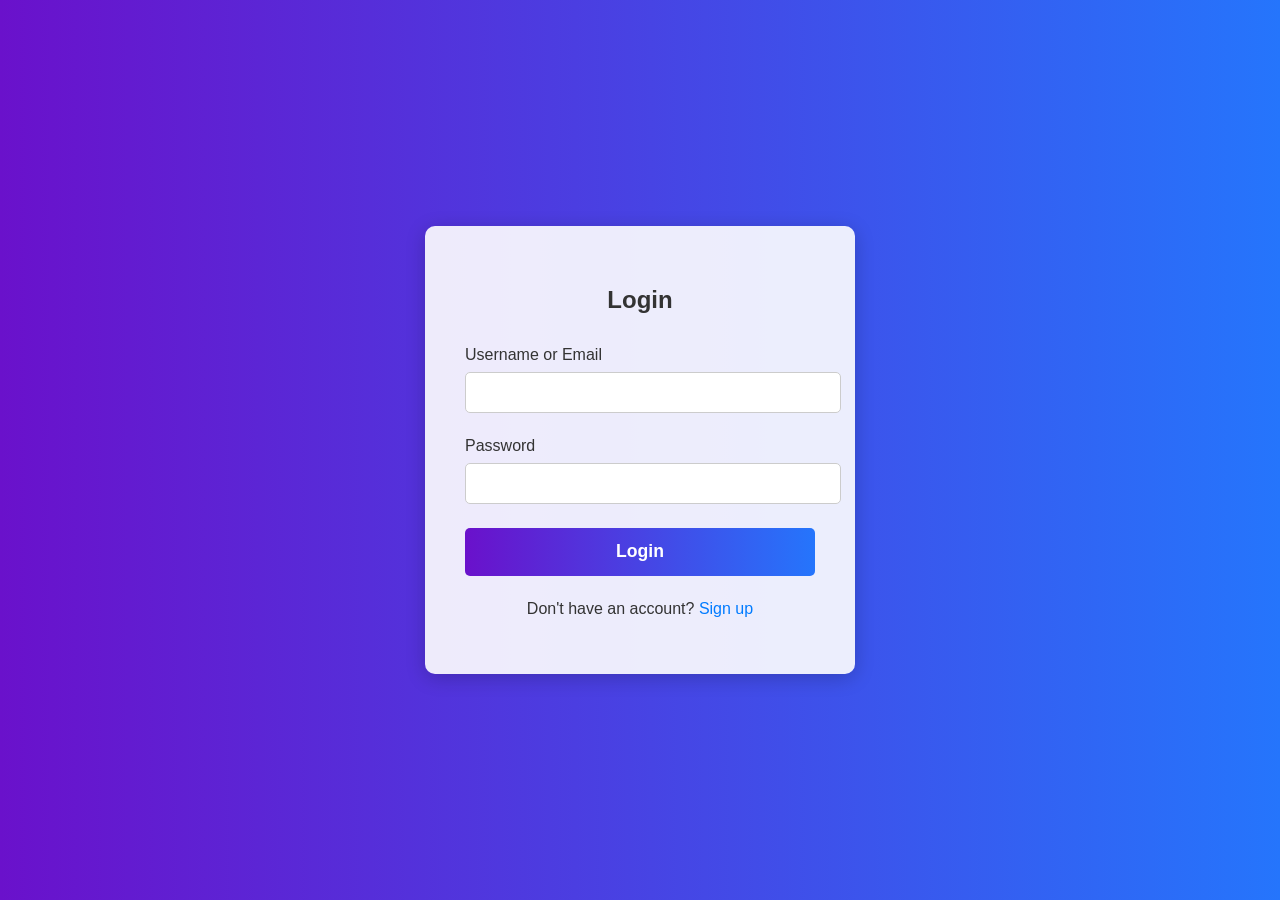
<file: Stockify/target/classes/static/login.html>
<!DOCTYPE html>
<html lang="en">
<head>
    <meta charset="UTF-8">
    <meta name="viewport" content="width=device-width, initial-scale=1.0">
    <title>Login - Stockify</title>
    <link rel="stylesheet" href="auth.css">
</head>
<body>
    <div class="container">
        <form id="loginForm">
            <h2>Login</h2>
            <div class="input-group">
                <label for="username">Username or Email</label>
                <input type="text" id="username" name="username" required>
            </div>
            <div class="input-group">
                <label for="password">Password</label>
                <input type="password" id="password" name="password" required>
            </div>
            <button type="submit">Login</button>
            <p>Don't have an account? <a href="/signup.html">Sign up</a></p>
        </form>
    </div>
    <script src="auth.js"></script>
</body>
</html>
</file>
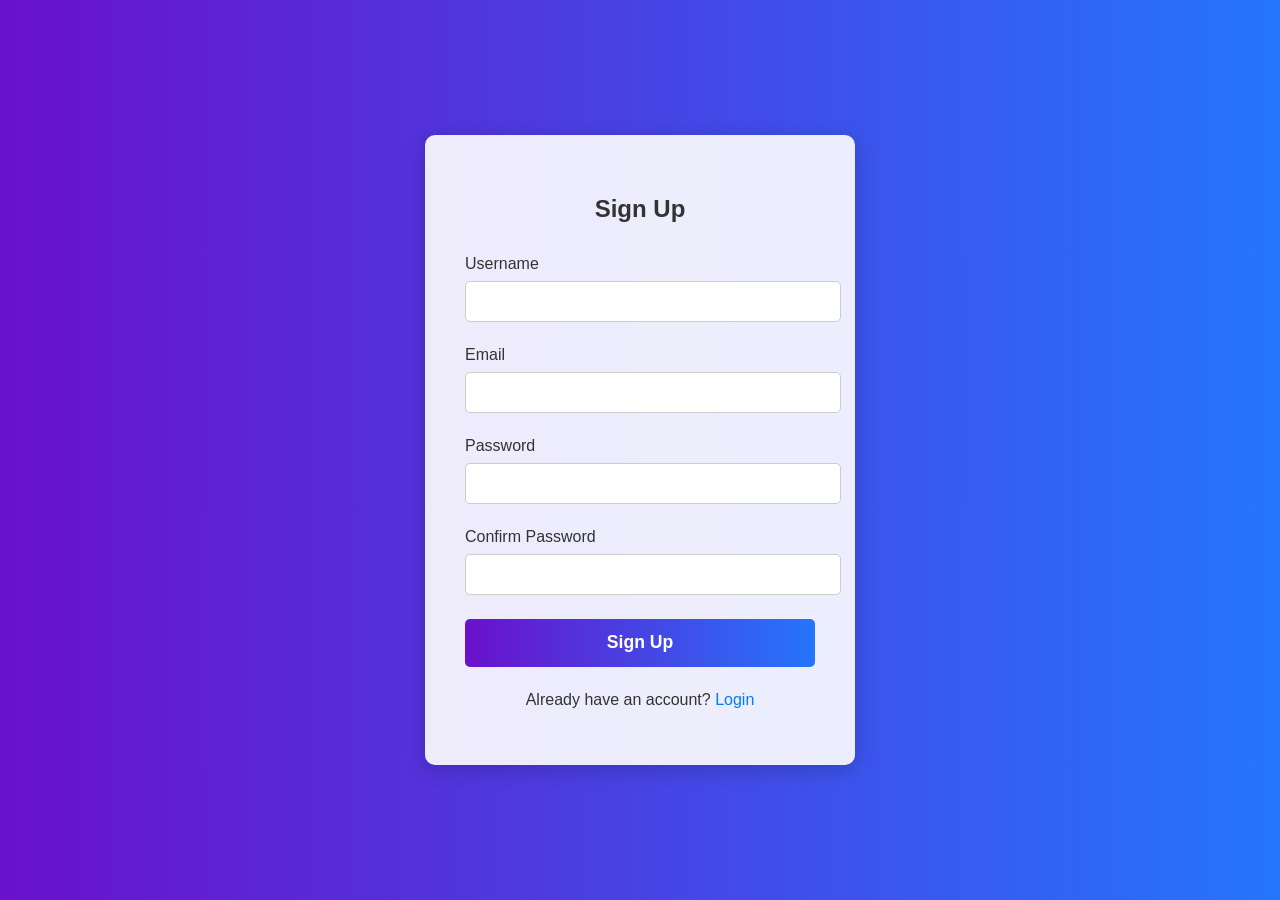
<file: Stockify/target/classes/static/signup.html>
<!DOCTYPE html>
<html lang="en">
<head>
    <meta charset="UTF-8">
    <meta name="viewport" content="width=device-width, initial-scale=1.0">
    <title>Sign Up - Stockify</title>
    <link rel="stylesheet" href="auth.css">
</head>
<body>
    <div class="container">
        <form id="signupForm">
            <h2>Sign Up</h2>
            <div class="input-group">
                <label for="username">Username</label>
                <input type="text" id="username" name="username" required>
            </div>
            <div class="input-group">
                <label for="email">Email</label>
                <input type="email" id="email" name="email" required>
            </div>
            <div class="input-group">
                <label for="password">Password</label>
                <input type="password" id="password" name="password" required>
            </div>
            <div class="input-group">
                <label for="confirmPassword">Confirm Password</label>
                <input type="password" id="confirmPassword" name="confirmPassword" required>
            </div>
            <button type="submit">Sign Up</button>
            <p>Already have an account? <a href="/login.html">Login</a></p>
        </form>
    </div>
    <script src="auth.js"></script>
</body>
</html>
</file>
<file: Stockify/target/classes/static/auth.css>
body {
    font-family: 'Segoe UI', Tahoma, Geneva, Verdana, sans-serif;
    background: linear-gradient(to right, #6a11cb, #2575fc);
    display: flex;
    justify-content: center;
    align-items: center;
    height: 100vh;
    margin: 0;
    color: #333;
}

.container {
    background-color: rgba(255, 255, 255, 0.9);
    padding: 2.5rem;
    border-radius: 10px;
    box-shadow: 0 4px 20px rgba(0, 0, 0, 0.2);
    width: 350px;
    transition: transform 0.3s ease-in-out;
}

.container:hover {
    transform: scale(1.02);
}

h2 {
    text-align: center;
    margin-bottom: 2rem;
    color: #333;
    font-weight: 600;
}

.input-group {
    margin-bottom: 1.5rem;
    position: relative;
}

.input-group label {
    display: block;
    margin-bottom: 0.5rem;
    font-weight: 500;
}

.input-group input {
    width: 100%;
    padding: 0.75rem;
    border: 1px solid #ccc;
    border-radius: 5px;
    transition: border-color 0.3s, box-shadow 0.3s;
}

.input-group input:focus {
    outline: none;
    border-color: #007bff;
    box-shadow: 0 0 5px rgba(0, 123, 255, 0.5);
}

button {
    width: 100%;
    padding: 0.85rem;
    background: linear-gradient(to right, #6a11cb, #2575fc);
    color: #fff;
    border: none;
    border-radius: 5px;
    cursor: pointer;
    font-size: 1.1rem;
    font-weight: 600;
    transition: background 0.3s, transform 0.2s;
}

button:hover {
    background: linear-gradient(to right, #5a0fb1, #1e63d3);
    transform: translateY(-2px);
}

p {
    text-align: center;
    margin-top: 1.5rem;
}

a {
    color: #007bff;
    text-decoration: none;
    transition: color 0.3s;
}

a:hover {
    color: #0056b3;
    text-decoration: underline;
}
</file>
